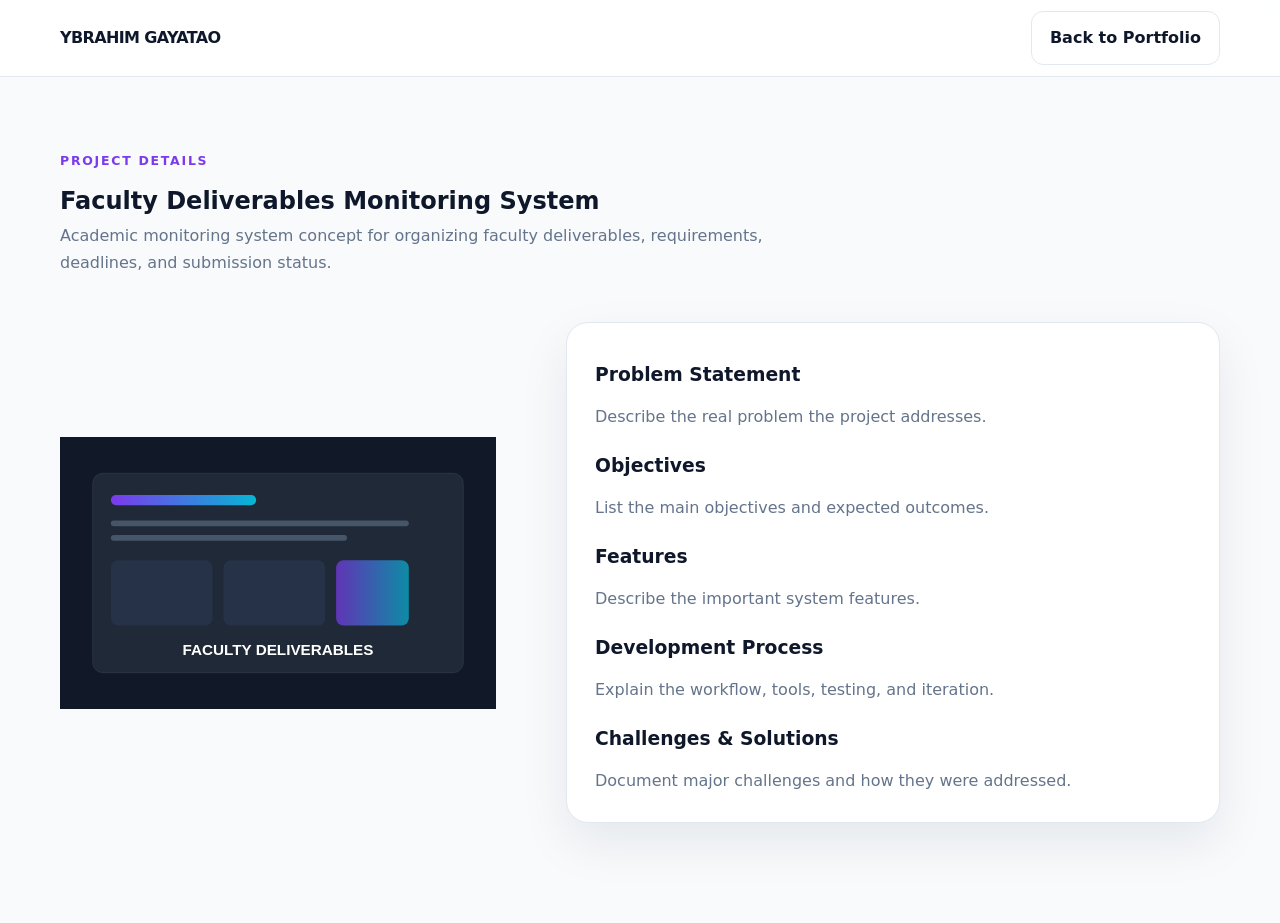
<file: pages/project-details.html>
<!DOCTYPE html>
<html lang="en">
<head>
  <meta charset="UTF-8">
  <meta name="viewport" content="width=device-width, initial-scale=1.0">
  <meta name="description" content="Reusable project details page">
  <title>Project Details | YBRAHIM GAYATAO</title>
  <link rel="icon" href="../assets/icons/favicon.svg" type="image/svg+xml">
  <link rel="stylesheet" href="../css/style.css">
  <link rel="stylesheet" href="../css/responsive.css">
</head>
<body>
  <header class="site-header scrolled">
    <nav class="navbar container">
      <a class="brand" href="../index.html">YBRAHIM GAYATAO</a>
      <a class="btn btn-secondary" href="../index.html#projects">Back to Portfolio</a>
    </nav>
  </header>
  <main>
    <section class="section" style="padding-top:150px">
      <div class="container">
        <div class="section-heading">
          <p class="eyebrow">Project Details</p>
          <h1 id="title">Project Title</h1>
          <p id="description">Project description.</p>
        </div>
        <div class="about-grid">
          <img id="image" src="../assets/images/project-1.svg" alt="Project preview">
          <div class="timeline-card">
            <h3>Problem Statement</h3>
            <p>Describe the real problem the project addresses.</p>
            <h3 style="margin-top:20px">Objectives</h3>
            <p>List the main objectives and expected outcomes.</p>
            <h3 style="margin-top:20px">Features</h3>
            <p>Describe the important system features.</p>
            <h3 style="margin-top:20px">Development Process</h3>
            <p>Explain the workflow, tools, testing, and iteration.</p>
            <h3 style="margin-top:20px">Challenges & Solutions</h3>
            <p>Document major challenges and how they were addressed.</p>
          </div>
        </div>
      </div>
    </section>
  </main>
  <script src="../js/projects.js"></script>
  <script>
    const params = new URLSearchParams(window.location.search);
    const id = Number(params.get("id")) || 1;
    const project = projects.find(item => item.id === id);
    if (project) {
      document.getElementById("title").textContent = project.title;
      document.getElementById("description").textContent = project.description;
      document.getElementById("image").src = `../${project.image}`;
      document.getElementById("image").alt = `${project.title} preview`;
    }
  </script>
</body>
</html>
</file>
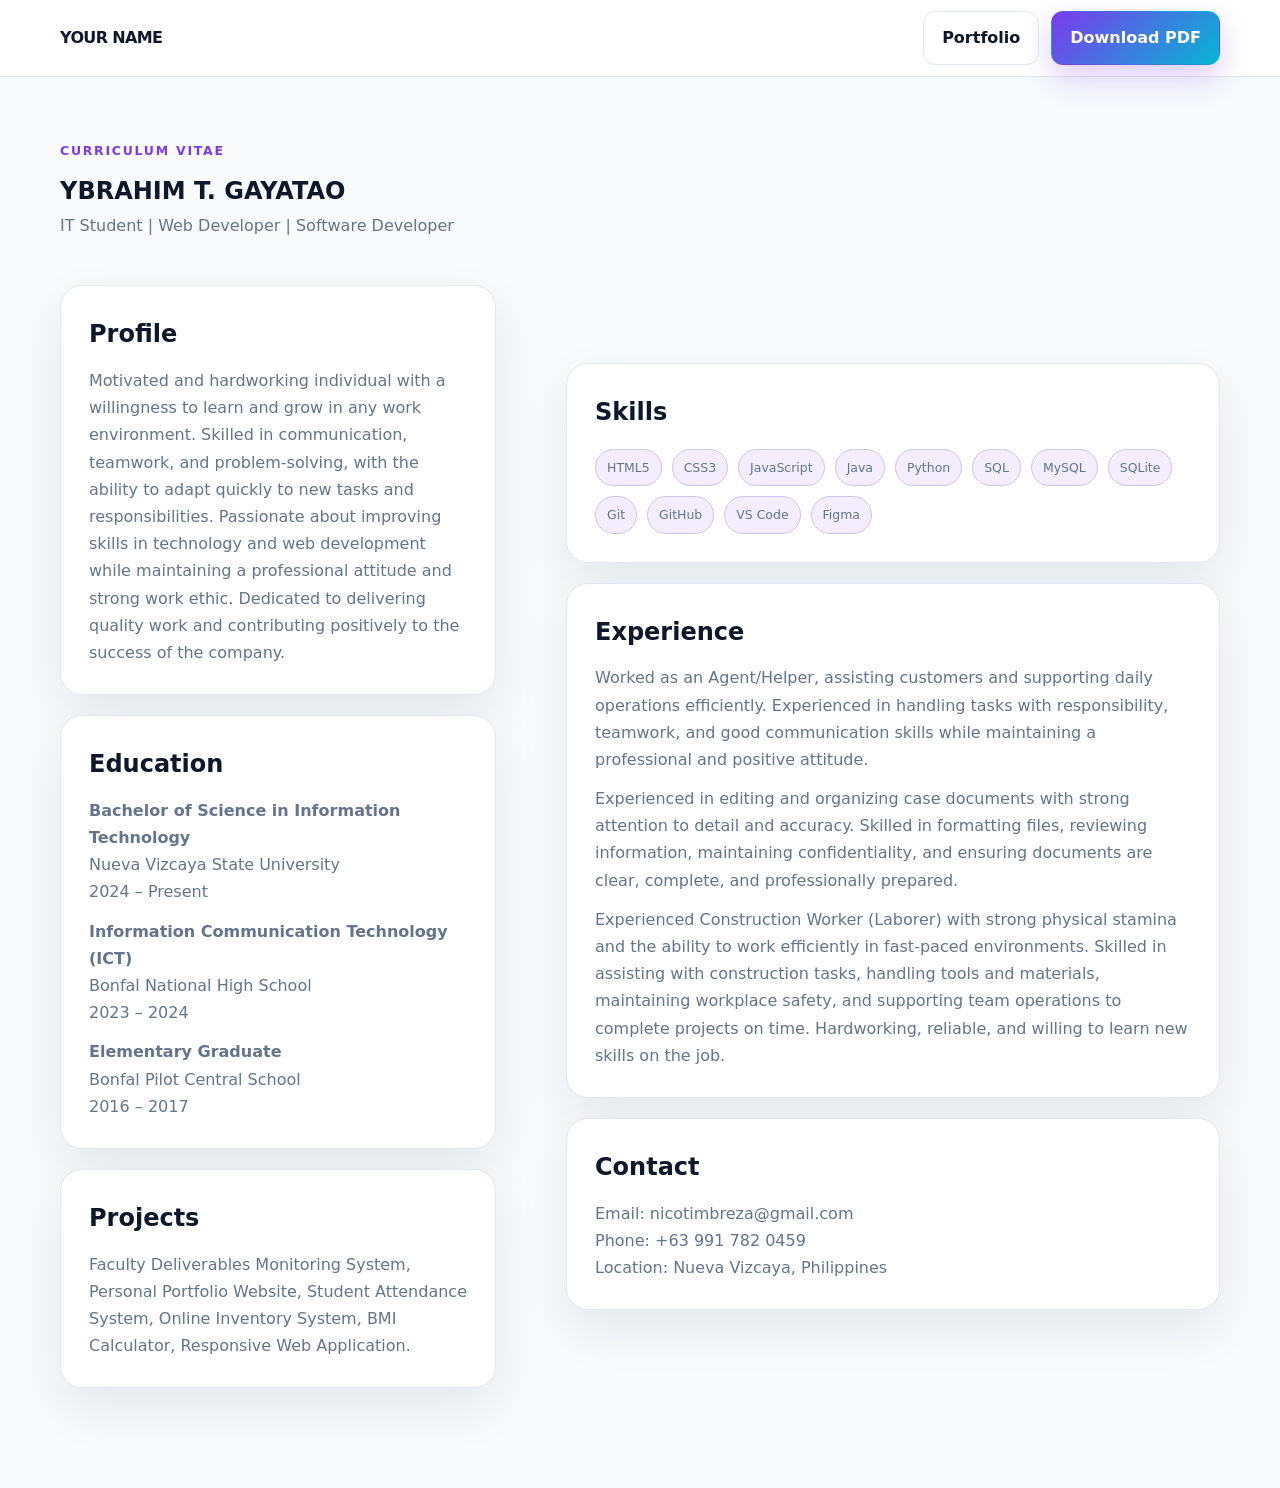
<file: pages/resume.html>
<!DOCTYPE html>
<html lang="en">
<head>
  <meta charset="UTF-8">
  <meta name="viewport" content="width=device-width, initial-scale=1.0">
  <meta name="description" content="Resume and CV of YOUR NAME">
  <title>Resume | YBRAHIM GAYATAO</title>
  <link rel="icon" href="../assets/icons/favicon.svg" type="image/svg+xml">
  <link rel="stylesheet" href="../css/style.css">
  <link rel="stylesheet" href="../css/responsive.css">
</head>
<body>
  <header class="site-header scrolled">
    <nav class="navbar container">
      <a class="brand" href="../index.html">YOUR NAME</a>
      <div class="hero-actions" style="margin-top:0">
        <a class="btn btn-secondary" href="../index.html">Portfolio</a>
        <a class="btn btn-primary" href="../assets/documents/resume.pdf" download>Download PDF</a>
      </div>
    </nav>
  </header>

  <main>
    <section class="section" style="padding-top:140px">
      <div class="container">
        <div class="section-heading">
          <p class="eyebrow">Curriculum Vitae</p>
          <h1>YBRAHIM T. GAYATAO</h1>
          <p>IT Student | Web Developer | Software Developer</p>
        </div>

        <div class="about-grid">
          <div>
            <div class="timeline-card">
              <h2>Profile</h2>
              <p>Motivated  and  hardworking  individual  with  a  willingness  to  learn  and  grow  in  any  work  environment.  Skilled  in
                communication, teamwork, and problem-solving, with the ability to adapt quickly to new tasks and responsibilities.
                Passionate about improving skills in technology and web development while maintaining a professional attitude and
                strong work ethic. Dedicated to delivering quality work and contributing positively to the success of the company.</p>
            </div>
            <div class="timeline-card" style="margin-top:20px">
              <h2>Education</h2>
              <p><strong>Bachelor of Science in Information Technology</strong><br>Nueva Vizcaya State University<br>2024 – Present</p>
              <p><strong>Information Communication Technology (ICT)</strong><br>Bonfal National High School<br>2023 – 2024</p>
              <p><strong>Elementary Graduate</strong><br>Bonfal Pilot Central School<br>2016 – 2017</p>
            </div>
            <div class="timeline-card" style="margin-top:20px">
              <h2>Projects</h2>
              <p>Faculty Deliverables Monitoring System, Personal Portfolio Website, Student Attendance System, Online Inventory System, BMI Calculator, Responsive Web Application.</p>
            </div>
          </div>

          <div>
            <div class="timeline-card">
              <h2>Skills</h2>
              <div class="tag-grid" style="margin-top:16px"><span>HTML5</span><span>CSS3</span><span>JavaScript</span><span>Java</span><span>Python</span><span>SQL</span><span>MySQL</span><span>SQLite</span><span>Git</span><span>GitHub</span><span>VS Code</span><span>Figma</span></div>
            </div>
            <div class="timeline-card" style="margin-top:20px">
              <h2>Experience</h2>
              <p>Worked as an Agent/Helper, assisting customers and supporting daily operations efficiently.
                Experienced in handling tasks with responsibility, teamwork, and good communication skills
                while maintaining a professional and positive attitude.</p>
              <p>Experienced in editing and organizing case documents with strong attention to detail and
                accuracy.  Skilled  in  formatting  files,  reviewing  information,  maintaining  confidentiality,  and
                ensuring documents are clear, complete, and professionally prepared.</p>
              <p>Experienced Construction Worker (Laborer) with strong physical stamina and the ability to
                work  efficiently  in  fast-paced  environments.  Skilled  in  assisting  with  construction  tasks,
                handling tools and materials, maintaining workplace safety, and supporting team operations
                to complete projects on time. Hardworking, reliable, and willing to learn new skills on the job.</p>
            </div>
            <div class="timeline-card" style="margin-top:20px">
              <h2>Contact</h2>
              <p>Email: nicotimbreza@gmail.com<br>Phone: +63 991 782 0459<br>Location: Nueva Vizcaya, Philippines</p>
            </div>
          </div>
        </div>
      </div>
    </section>
  </main>
</body>
</html>
</file>
<file: css/style.css>
:root {
  --primary-color: #7c3aed;
  --secondary-color: #06b6d4;
  --background-color: #f8fafc;
  --surface-color: #ffffff;
  --card-color: #ffffff;
  --text-color: #0f172a;
  --muted-color: #64748b;
  --border-color: #e2e8f0;
  --shadow: 0 20px 50px rgba(15, 23, 42, 0.08);
  --radius: 22px;
  --max-width: 1160px;
  --header-height: 76px;
  --transition: 220ms ease;
}

[data-theme="dark"] {
  --background-color: #0b1120;
  --surface-color: #111827;
  --card-color: #151e2e;
  --text-color: #f8fafc;
  --muted-color: #94a3b8;
  --border-color: #263247;
  --shadow: 0 20px 50px rgba(0, 0, 0, 0.25);
}

* { box-sizing: border-box; margin: 0; padding: 0; }
html { scroll-behavior: smooth; scroll-padding-top: 90px; }
body { font-family: "Inter", system-ui, sans-serif; background: var(--background-color); color: var(--text-color); line-height: 1.7; transition: background var(--transition), color var(--transition); }
body.modal-open { overflow: hidden; }
img { max-width: 100%; display: block; }
a { color: inherit; text-decoration: none; }
button, input, textarea { font: inherit; }
button { cursor: pointer; }
.container { width: min(calc(100% - 40px), var(--max-width)); margin-inline: auto; }
.section { padding: 100px 0; }
.section-alt { background: var(--surface-color); }
.eyebrow { color: var(--primary-color); text-transform: uppercase; letter-spacing: .14em; font-weight: 800; font-size: .78rem; margin-bottom: 10px; }
.section-heading { max-width: 760px; margin-bottom: 46px; }
.section-heading h2 { font-size: clamp(2rem, 5vw, 3.2rem); line-height: 1.1; letter-spacing: -.04em; margin-bottom: 16px; }
.section-heading h2 span { color: var(--primary-color); }
.section-heading > p:last-child { color: var(--muted-color); }

.site-header { position: fixed; inset: 0 0 auto; z-index: 1000; transition: background var(--transition), box-shadow var(--transition), backdrop-filter var(--transition); }
.site-header.scrolled { background: color-mix(in srgb, var(--surface-color) 88%, transparent); backdrop-filter: blur(18px); box-shadow: 0 1px 0 var(--border-color); }
.navbar { min-height: var(--header-height); display: flex; align-items: center; justify-content: space-between; gap: 24px; }
.brand { font-weight: 800; letter-spacing: -.04em; }
.nav-menu { display: flex; align-items: center; gap: 18px; }
.nav-link { color: var(--muted-color); font-size: .88rem; font-weight: 600; position: relative; padding: 8px 0; }
.nav-link::after { content: ""; position: absolute; left: 0; right: 0; bottom: 0; height: 2px; transform: scaleX(0); transform-origin: left; background: var(--primary-color); transition: transform var(--transition); }
.nav-link:hover, .nav-link.active { color: var(--text-color); }
.nav-link.active::after { transform: scaleX(1); }
.theme-toggle, .menu-toggle { border: 1px solid var(--border-color); background: var(--card-color); color: var(--text-color); width: 42px; height: 42px; border-radius: 50%; }
.menu-toggle { display: none; }

.hero { min-height: 100svh; display: grid; align-items: center; padding-top: calc(var(--header-height) + 40px); overflow: hidden; position: relative; }
.hero::before { content: ""; position: absolute; width: 560px; height: 560px; border-radius: 50%; background: radial-gradient(circle, color-mix(in srgb, var(--primary-color) 16%, transparent), transparent 65%); top: 5%; left: -15%; pointer-events: none; }
.hero-grid { display: grid; grid-template-columns: 1.1fr .9fr; align-items: center; gap: 70px; }
.hero-content h1 { font-size: clamp(3.2rem, 8vw, 6.5rem); line-height: .95; letter-spacing: -.075em; margin-bottom: 16px; }
.hero-content h2 { color: var(--primary-color); font-size: clamp(1.3rem, 3vw, 2rem); margin-bottom: 20px; min-height: 1.4em; }
.hero-description { color: var(--muted-color); max-width: 650px; font-size: 1.05rem; }
.hero-actions { display: flex; flex-wrap: wrap; gap: 12px; margin-top: 30px; }
.btn { display: inline-flex; align-items: center; justify-content: center; gap: 9px; border-radius: 12px; padding: 12px 18px; border: 1px solid transparent; font-weight: 700; transition: transform var(--transition), box-shadow var(--transition), background var(--transition); }
.btn:hover { transform: translateY(-2px); }
.btn-primary { color: #fff; background: linear-gradient(135deg, var(--primary-color), var(--secondary-color)); box-shadow: 0 12px 30px color-mix(in srgb, var(--primary-color) 25%, transparent); }
.btn-secondary { border-color: var(--border-color); background: var(--card-color); }
.btn-ghost { color: var(--primary-color); }
.social-row { display: flex; gap: 10px; margin-top: 26px; }
.social-row a { width: 40px; height: 40px; border: 1px solid var(--border-color); border-radius: 50%; display: grid; place-items: center; color: var(--muted-color); transition: all var(--transition); }
.social-row a:hover { color: var(--primary-color); border-color: var(--primary-color); transform: translateY(-2px); }

.hero-visual { min-height: 530px; display: grid; place-items: center; position: relative; }
.profile-frame { width: min(390px, 75vw); aspect-ratio: 1; border-radius: 50%; padding: 10px; background: linear-gradient(135deg, var(--primary-color), var(--secondary-color)); box-shadow: 0 35px 80px color-mix(in srgb, var(--primary-color) 22%, transparent); position: relative; z-index: 2; }
.profile-frame img { width: 100%; height: 100%; object-fit: cover; border-radius: inherit; background: var(--surface-color); }
.hero-orbit { position: absolute; border: 1px solid color-mix(in srgb, var(--primary-color) 30%, transparent); border-radius: 50%; }
.orbit-one { width: 480px; height: 480px; animation: spin 18s linear infinite; }
.orbit-two { width: 590px; height: 590px; border-style: dashed; animation: spin 26s linear infinite reverse; }
.floating-chip { position: absolute; z-index: 3; padding: 10px 14px; border-radius: 999px; background: var(--card-color); border: 1px solid var(--border-color); box-shadow: var(--shadow); font-size: .8rem; font-weight: 700; }
.chip-one { top: 15%; left: 8%; animation: float 4s ease-in-out infinite; }
.chip-two { right: 4%; top: 34%; animation: float 5s ease-in-out infinite .5s; }
.chip-three { bottom: 17%; left: 12%; animation: float 4.5s ease-in-out infinite 1s; }

.about-grid { display: grid; grid-template-columns: .8fr 1.2fr; gap: 70px; align-items: center; }
.about-image img { border-radius: 30px; border: 1px solid var(--border-color); box-shadow: var(--shadow); }
.about-copy h3 { font-size: 1.7rem; margin-bottom: 15px; }
.about-copy p { color: var(--muted-color); margin-bottom: 14px; }
.stats-grid { display: grid; grid-template-columns: repeat(4, 1fr); gap: 12px; margin-top: 28px; }
.stat-card { border: 1px solid var(--border-color); border-radius: 16px; padding: 18px 12px; background: var(--card-color); }
.stat-card strong { display: block; font-size: 1.8rem; color: var(--primary-color); }
.stat-card span { font-size: .75rem; color: var(--muted-color); }

.skills-layout { display: grid; grid-template-columns: 1fr 1fr; gap: 24px; }
.skill-group { background: var(--card-color); border: 1px solid var(--border-color); border-radius: var(--radius); padding: 28px; box-shadow: var(--shadow); }
.skill-group h3 { margin-bottom: 24px; display: flex; align-items: center; gap: 10px; }
.skill-group h3 i { color: var(--primary-color); }
.skill-item { margin-bottom: 18px; }
.skill-item > div:first-child { display: flex; justify-content: space-between; margin-bottom: 7px; font-size: .9rem; }
.skill-item b { color: var(--muted-color); }
.progress { height: 8px; border-radius: 999px; background: var(--border-color); overflow: hidden; }
.progress span { display: block; height: 100%; border-radius: inherit; background: linear-gradient(90deg, var(--primary-color), var(--secondary-color)); }
.tag-grid { display: flex; flex-wrap: wrap; gap: 10px; }
.tag-grid span, .tag-row span { background: color-mix(in srgb, var(--primary-color) 9%, var(--card-color)); border: 1px solid color-mix(in srgb, var(--primary-color) 20%, var(--border-color)); border-radius: 999px; padding: 7px 11px; color: var(--muted-color); font-size: .78rem; }

.timeline { position: relative; max-width: 850px; margin-inline: auto; }
.timeline::before { content: ""; position: absolute; left: 12px; top: 0; bottom: 0; width: 2px; background: var(--border-color); }
.timeline-item { position: relative; padding-left: 48px; margin-bottom: 28px; }
.timeline-dot { position: absolute; left: 4px; top: 26px; width: 18px; height: 18px; border-radius: 50%; background: var(--primary-color); box-shadow: 0 0 0 7px color-mix(in srgb, var(--primary-color) 12%, transparent); }
.timeline-card, .experience-card { border: 1px solid var(--border-color); border-radius: var(--radius); padding: 28px; background: var(--card-color); box-shadow: var(--shadow); }
.timeline-date { color: var(--primary-color); font-size: .75rem; font-weight: 800; text-transform: uppercase; letter-spacing: .08em; }
.timeline-card h3 { margin: 8px 0 3px; }
.timeline-card h4, .experience-card h4 { color: var(--muted-color); font-weight: 600; }
.timeline-card p, .experience-card p { color: var(--muted-color); margin-top: 12px; }
.tag-row { display: flex; flex-wrap: wrap; gap: 8px; margin-top: 16px; }

.filter-bar { display: flex; flex-wrap: wrap; gap: 8px; margin-bottom: 26px; }
.filter-btn { border: 1px solid var(--border-color); background: var(--card-color); color: var(--muted-color); border-radius: 999px; padding: 9px 15px; font-weight: 700; }
.filter-btn.active, .filter-btn:hover { color: #fff; border-color: transparent; background: var(--primary-color); }
.projects-grid { display: grid; grid-template-columns: repeat(3, 1fr); gap: 22px; }
.project-card { border: 1px solid var(--border-color); border-radius: var(--radius); overflow: hidden; background: var(--card-color); box-shadow: var(--shadow); transition: transform var(--transition), box-shadow var(--transition); }
.project-card:hover { transform: translateY(-5px); box-shadow: 0 28px 65px rgba(15, 23, 42, .12); }
.project-image { aspect-ratio: 16 / 10; width: 100%; object-fit: cover; }
.project-body { padding: 22px; }
.project-body h3 { margin-bottom: 8px; }
.project-body p { color: var(--muted-color); font-size: .9rem; }
.project-actions { display: flex; gap: 8px; flex-wrap: wrap; margin-top: 18px; }
.small-btn { border: 1px solid var(--border-color); border-radius: 10px; padding: 8px 11px; background: transparent; color: var(--text-color); font-size: .78rem; font-weight: 700; }
.small-btn:hover { border-color: var(--primary-color); color: var(--primary-color); }

.experience-grid, .services-grid, .achievement-grid, .certificate-grid { display: grid; grid-template-columns: repeat(2, 1fr); gap: 22px; }
.experience-card { display: flex; gap: 18px; }
.experience-icon { flex: 0 0 50px; width: 50px; height: 50px; border-radius: 14px; display: grid; place-items: center; color: var(--primary-color); background: color-mix(in srgb, var(--primary-color) 10%, var(--card-color)); }

.certificate-grid { grid-template-columns: repeat(2, 1fr); }
.certificate-card { border: 1px solid var(--border-color); border-radius: var(--radius); overflow: hidden; background: var(--card-color); }
.certificate-card img { width: 100%; aspect-ratio: 16 / 10; object-fit: cover; border-bottom: 1px solid var(--border-color); }
.certificate-body { padding: 22px; }
.certificate-body p { color: var(--muted-color); font-size: .85rem; margin: 4px 0 12px; }
.text-btn { border: 0; background: none; color: var(--primary-color); font-weight: 800; padding: 0; }

.achievement-grid { grid-template-columns: repeat(4, 1fr); }
.achievement-card, .service-card { padding: 28px; border: 1px solid var(--border-color); border-radius: var(--radius); background: var(--card-color); box-shadow: var(--shadow); }
.achievement-card i, .service-card > i { color: var(--primary-color); font-size: 1.6rem; margin-bottom: 18px; }
.achievement-card h3, .service-card h3 { margin-bottom: 8px; }
.achievement-card p, .service-card p { color: var(--muted-color); font-size: .9rem; }
.service-card { min-height: 245px; }
.service-more { margin-top: 18px; }

.resume-banner { border: 1px solid var(--border-color); border-radius: 30px; padding: 40px; background: linear-gradient(135deg, color-mix(in srgb, var(--primary-color) 9%, var(--card-color)), color-mix(in srgb, var(--secondary-color) 8%, var(--card-color))); display: flex; justify-content: space-between; align-items: center; gap: 30px; }
.resume-banner h2 { font-size: clamp(1.7rem, 4vw, 2.6rem); letter-spacing: -.04em; }
.resume-banner p:last-child { color: var(--muted-color); }

.contact-grid { display: grid; grid-template-columns: .8fr 1.2fr; gap: 50px; }
.contact-info { display: grid; gap: 16px; align-content: start; }
.contact-item { display: flex; gap: 16px; padding: 18px; border: 1px solid var(--border-color); border-radius: 16px; background: var(--card-color); }
.contact-item > i { color: var(--primary-color); font-size: 1.1rem; margin-top: 3px; }
.contact-item span { display: block; font-size: .72rem; text-transform: uppercase; letter-spacing: .08em; color: var(--muted-color); font-weight: 800; }
.contact-item p, .contact-item a { font-size: .9rem; }
.contact-form { display: grid; gap: 16px; }
.form-row { display: grid; grid-template-columns: 1fr 1fr; gap: 16px; }
.contact-form label { display: grid; gap: 7px; font-size: .82rem; font-weight: 700; }
.contact-form input, .contact-form textarea { width: 100%; border: 1px solid var(--border-color); border-radius: 12px; background: var(--card-color); color: var(--text-color); padding: 12px 14px; outline: none; transition: border var(--transition), box-shadow var(--transition); }
.contact-form input:focus, .contact-form textarea:focus { border-color: var(--primary-color); box-shadow: 0 0 0 3px color-mix(in srgb, var(--primary-color) 12%, transparent); }
.form-message { min-height: 24px; font-size: .85rem; font-weight: 700; }
.form-message.success { color: #16a34a; }
.form-message.error { color: #dc2626; }

.footer { border-top: 1px solid var(--border-color); padding: 42px 0 20px; background: var(--surface-color); }
.footer-grid { display: grid; grid-template-columns: 1fr auto auto; align-items: center; gap: 30px; }
.footer p { color: var(--muted-color); font-size: .85rem; margin-top: 5px; }
.footer-links { display: flex; gap: 18px; font-size: .82rem; color: var(--muted-color); }
.footer-bottom { display: flex; justify-content: space-between; gap: 20px; border-top: 1px solid var(--border-color); margin-top: 28px; padding-top: 18px; color: var(--muted-color); font-size: .75rem; }

.back-to-top { position: fixed; right: 22px; bottom: 22px; width: 46px; height: 46px; border-radius: 50%; border: 1px solid var(--border-color); background: var(--card-color); color: var(--text-color); box-shadow: var(--shadow); opacity: 0; visibility: hidden; transform: translateY(10px); transition: all var(--transition); z-index: 900; }
.back-to-top.visible { opacity: 1; visibility: visible; transform: translateY(0); }

.page-loader { position: fixed; inset: 0; display: grid; place-items: center; background: var(--background-color); z-index: 3000; transition: opacity .4s, visibility .4s; }
.page-loader.hidden { opacity: 0; visibility: hidden; }
.loader { width: 42px; height: 42px; border: 3px solid var(--border-color); border-top-color: var(--primary-color); border-radius: 50%; animation: spin .8s linear infinite; }

.modal { position: fixed; inset: 0; display: grid; place-items: center; padding: 20px; z-index: 2000; opacity: 0; visibility: hidden; transition: opacity var(--transition), visibility var(--transition); }
.modal.open { opacity: 1; visibility: visible; }
.modal-backdrop { position: absolute; inset: 0; background: rgba(2, 6, 23, .75); backdrop-filter: blur(6px); }
.modal-dialog { position: relative; width: min(850px, 100%); max-height: 90vh; overflow: auto; border-radius: 24px; background: var(--card-color); border: 1px solid var(--border-color); box-shadow: 0 30px 100px rgba(0,0,0,.3); }
.modal-dialog > img { width: 100%; max-height: 430px; object-fit: cover; }
.modal-content { padding: 28px; }
.modal-content h2 { font-size: 2rem; margin-bottom: 12px; }
.modal-content p { color: var(--muted-color); }
.modal-close { position: absolute; right: 14px; top: 14px; width: 42px; height: 42px; border: 0; border-radius: 50%; background: rgba(15,23,42,.7); color: #fff; z-index: 2; }
.certificate-dialog { width: min(1000px, 100%); background: transparent; border: 0; }
.certificate-dialog > img { max-height: 80vh; object-fit: contain; border-radius: 12px; }

.reveal { opacity: 0; transform: translateY(25px); transition: opacity .7s ease, transform .7s ease; }
.reveal.visible { opacity: 1; transform: none; }
@keyframes float { 50% { transform: translateY(-12px); } }
@keyframes spin { to { transform: rotate(360deg); } }
@media (prefers-reduced-motion: reduce) {
  html { scroll-behavior: auto; }
  *, *::before, *::after { animation-duration: .01ms !important; animation-iteration-count: 1 !important; transition-duration: .01ms !important; }
}
</file>
<file: css/responsive.css>
@media (max-width: 1024px) {
  .nav-menu { gap: 12px; }
  .nav-link { font-size: .78rem; }
  .hero-grid { gap: 35px; }
  .projects-grid { grid-template-columns: repeat(2, 1fr); }
  .achievement-grid { grid-template-columns: repeat(2, 1fr); }
}

@media (max-width: 768px) {
  .container { width: min(calc(100% - 30px), var(--max-width)); }
  .section { padding: 75px 0; }
  .menu-toggle { display: grid; place-items: center; }
  .nav-menu {
    position: absolute;
    top: calc(100% + 8px);
    left: 15px;
    right: 15px;
    padding: 18px;
    display: grid;
    gap: 6px;
    background: var(--card-color);
    border: 1px solid var(--border-color);
    border-radius: 18px;
    box-shadow: var(--shadow);
    opacity: 0;
    visibility: hidden;
    transform: translateY(-8px);
    transition: all var(--transition);
  }
  .nav-menu.open { opacity: 1; visibility: visible; transform: none; }
  .nav-link { padding: 10px 4px; }
  .theme-toggle { margin-top: 6px; }
  .hero { padding-top: 110px; }
  .hero-grid, .about-grid, .skills-layout, .contact-grid { grid-template-columns: 1fr; }
  .hero-visual { min-height: 430px; order: -1; }
  .profile-frame { width: min(300px, 68vw); }
  .orbit-one { width: 360px; height: 360px; }
  .orbit-two { width: 440px; height: 440px; }
  .chip-one { left: 4%; }
  .chip-two { right: 0; }
  .chip-three { left: 5%; bottom: 10%; }
  .stats-grid { grid-template-columns: repeat(2, 1fr); }
  .experience-grid, .certificate-grid { grid-template-columns: 1fr; }
  .resume-banner { flex-direction: column; align-items: flex-start; }
  .footer-grid { grid-template-columns: 1fr; }
  .footer-links { flex-wrap: wrap; }
}

@media (max-width: 480px) {
  .section-heading { margin-bottom: 34px; }
  .hero-content h1 { font-size: 3.2rem; }
  .hero-actions { display: grid; }
  .btn { width: 100%; }
  .projects-grid, .achievement-grid { grid-template-columns: 1fr; }
  .form-row { grid-template-columns: 1fr; }
  .hero-visual { min-height: 350px; }
  .orbit-one { width: 290px; height: 290px; }
  .orbit-two { width: 350px; height: 350px; }
  .floating-chip { font-size: .7rem; padding: 8px 10px; }
  .footer-bottom { flex-direction: column; }
}
</file>
